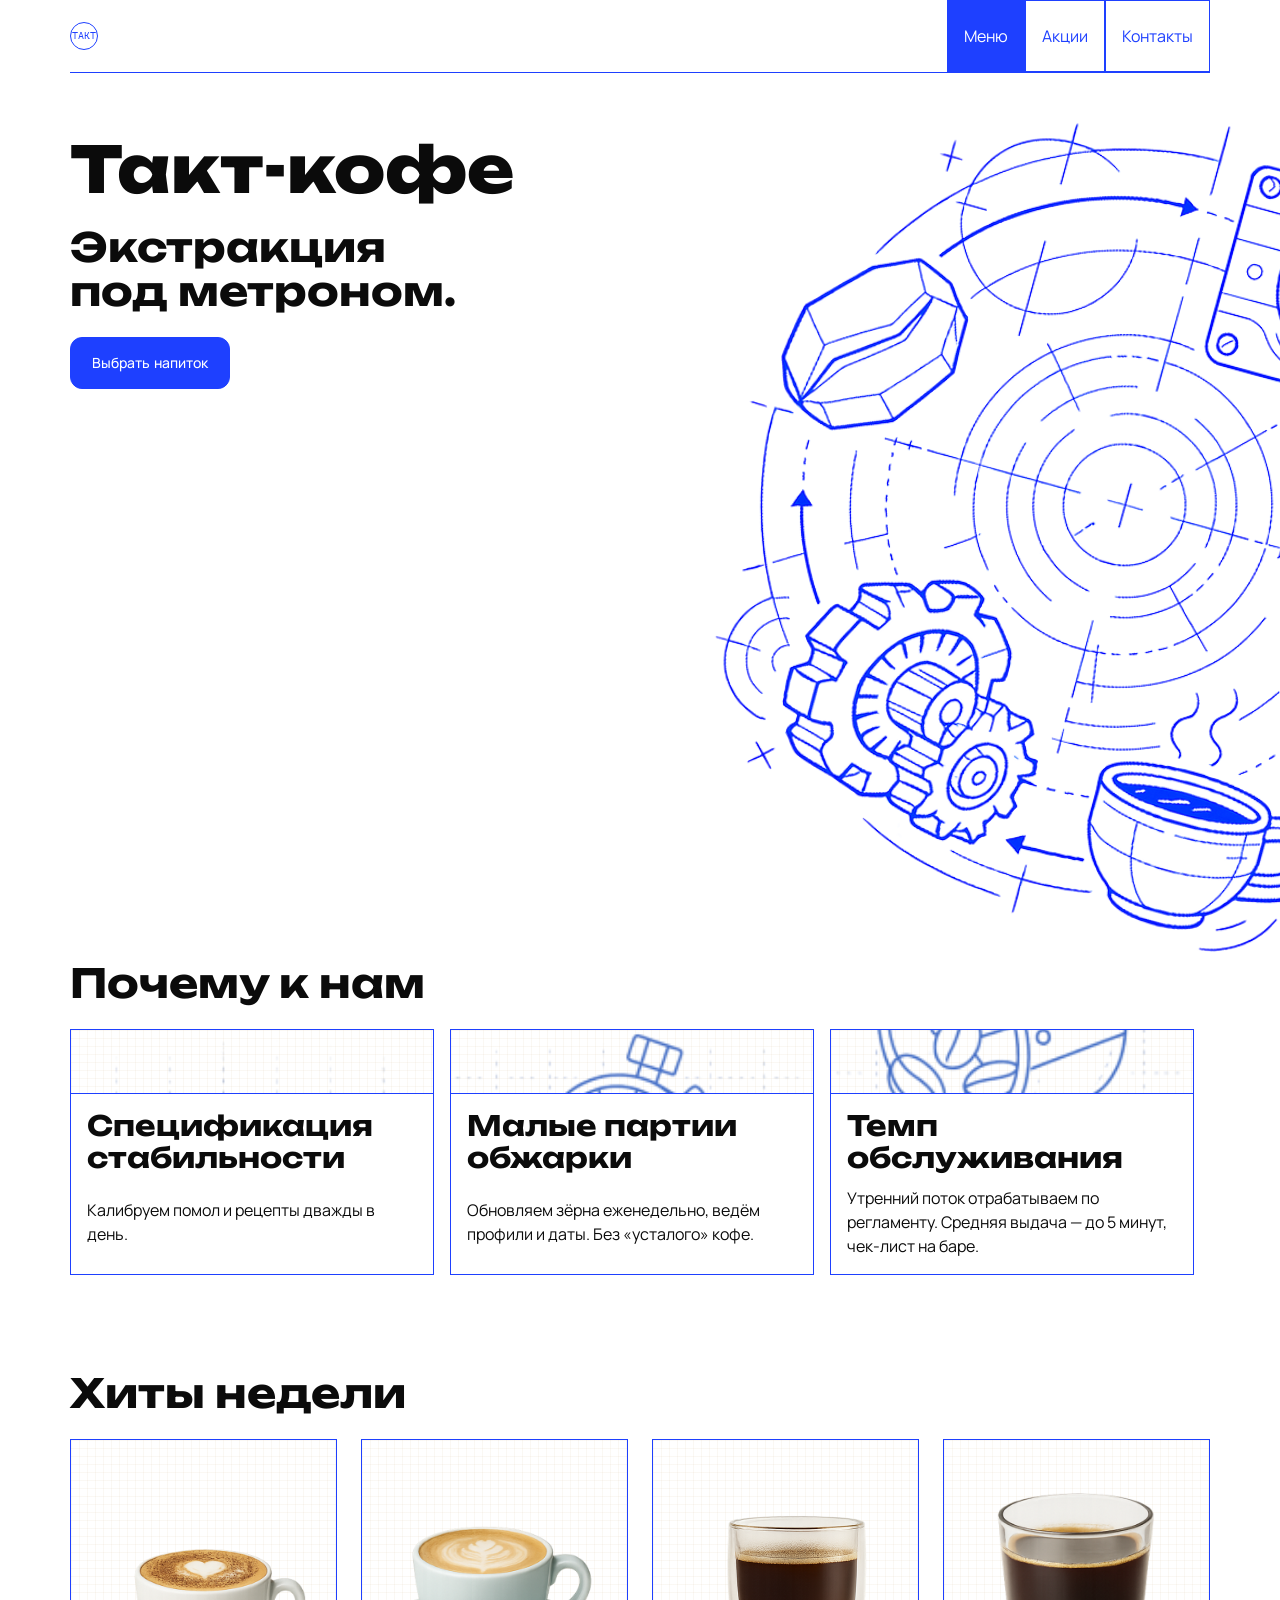
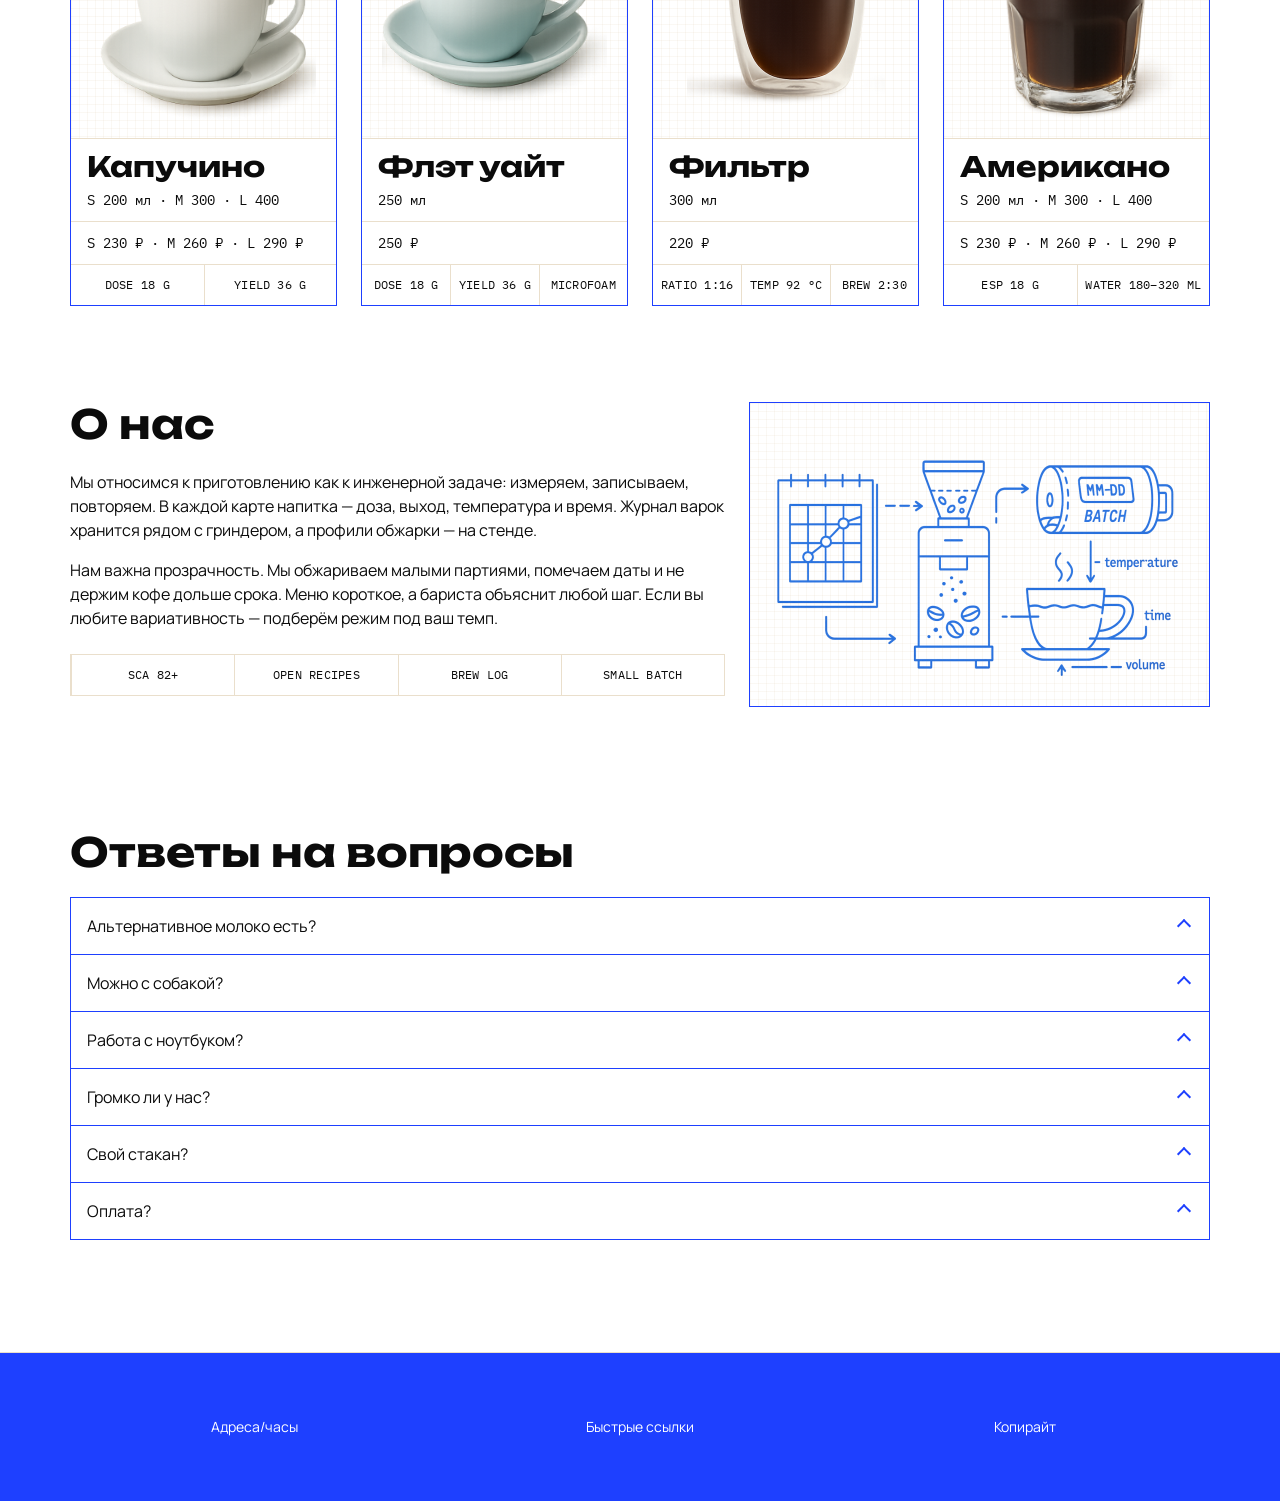
<file: index.html>
<!DOCTYPE html>
<html lang="ru">
<head>
  <meta charset="UTF-8">
  <meta name="viewport" content="width=device-width, initial-scale=1.0">
  <title>Такт-кофе — Главная</title>
  <link rel="stylesheet" href="./css/pages/main.css">
</head>
<body class="page">

<header class="header">
  <div class="header__inner container">
    <a class="header__logo" href="./index.html" aria-label="Такт-кофе — на главную">
      <span class="header__logo-mark">ТАКТ</span>
    </a>
    <nav class="header__nav" aria-label="Основная навигация">
      <ul class="header__list">
        <li><a class="header__link header__link--active" href="./menu.html">Меню</a></li>
        <li><a class="header__link " href="./promotions.html">Акции</a></li>
        <li><a class="header__link " href="./contacts.html">Контакты</a></li>
      </ul>
    </nav>
    <button class="header__toggle" type="button" aria-expanded="false" aria-controls="mobile-menu">
      <span class="visually-hidden">Открыть меню</span>
      <span class="header__toggle-line" aria-hidden="true"></span>
    </button>
  </div>
  <nav class="header__mobile-menu" id="mobile-menu" aria-label="Мобильная навигация">
    <div class="container">
      <ul class="header__mobile-list">
        <li><a class="header__mobile-link header__mobile-link--active" href="./index.html">Главная</a></li>
        <li><a class="header__mobile-link " href="./menu.html">Меню</a></li>
        <li><a class="header__mobile-link " href="./promotions.html">Акции</a></li>
        <li><a class="header__mobile-link " href="./contacts.html">Контакты</a></li>
      </ul>
    </div>
  </nav>
</header>

  <main class="main">
    <div class="container">
      <section class="hero" aria-labelledby="hero-title">
        <div class="hero__content">
          <h1 class="hero__title" id="hero-title">Такт-кофе</h1>
          <p class="hero__subtitle">Экстракция<br>под&nbsp;метроном.</p>
          <a class="button button--primary button--l" href="./menu.html">Выбрать напиток</a>
        </div>
        <div class="hero__image" aria-hidden="true">
          <img src="./assets/home-png/untitled-hero.png" alt="">
        </div>
      </section>

      <section class="section benefits" aria-labelledby="benefits-title">
        <h2 class="section-title" id="benefits-title">Почему к нам</h2>
        <div class="benefits__grid">
          <article class="feature-card">
            <div class="feature-card__media"><img src="./assets/home-png/benefit-1-home.png" alt=""></div>
            <div class="feature-card__body">
              <h3 class="feature-card__title">Спецификация<br>стабильности</h3>
              <p>Калибруем помол и рецепты дважды в день.</p>
            </div>
          </article>
          <article class="feature-card">
            <div class="feature-card__media"><img src="./assets/home-png/benefit-2-home.png" alt=""></div>
            <div class="feature-card__body">
              <h3 class="feature-card__title">Малые партии<br>обжарки</h3>
              <p>Обновляем зёрна еженедельно, ведём профили и даты. Без «усталого» кофе.</p>
            </div>
          </article>
          <article class="feature-card">
            <div class="feature-card__media"><img src="./assets/home-png/benefit-3-home.png" alt=""></div>
            <div class="feature-card__body">
              <h3 class="feature-card__title">Темп<br>обслуживания</h3>
              <p>Утренний поток отрабатываем по регламенту. Средняя выдача — до 5 минут, чек‑лист на баре.</p>
            </div>
          </article>
        </div>
      </section>

      <section class="section hits" aria-labelledby="hits-title">
        <h2 class="section-title" id="hits-title">Хиты недели</h2>
        <div class="hits__grid">

    <article class="product-card  product-card--tags-2">
      <div class="product-card__image-wrap">
        <img class="product-card__image" src="./assets/home-png/cappuccino-home.png" alt="Капучино">
      </div>
      <div class="product-card__content">
        <div class="product-card__body">
          <h3 class="product-card__title">Капучино</h3>
          <p class="product-card__meta">S 200 мл · M 300 · L 400</p>
        </div>
        <p class="product-card__price">S 230 ₽ · M 260 ₽ · L 290 ₽</p>
        <ul class="product-card__tags">
          <li class="product-card__tag">DOSE 18 G</li><li class="product-card__tag">YIELD 36 G</li>
        </ul>
      </div>
    </article>


    <article class="product-card  product-card--tags-3">
      <div class="product-card__image-wrap">
        <img class="product-card__image" src="./assets/home-png/flat-white-home.png" alt="Флэт уайт">
      </div>
      <div class="product-card__content">
        <div class="product-card__body">
          <h3 class="product-card__title">Флэт уайт</h3>
          <p class="product-card__meta">250 мл</p>
        </div>
        <p class="product-card__price">250 ₽</p>
        <ul class="product-card__tags">
          <li class="product-card__tag">DOSE 18 G</li><li class="product-card__tag">YIELD 36 G</li><li class="product-card__tag">MICROFOAM</li>
        </ul>
      </div>
    </article>


    <article class="product-card  product-card--tags-3">
      <div class="product-card__image-wrap">
        <img class="product-card__image" src="./assets/home-png/filter-home.png" alt="Фильтр">
      </div>
      <div class="product-card__content">
        <div class="product-card__body">
          <h3 class="product-card__title">Фильтр</h3>
          <p class="product-card__meta">300 мл</p>
        </div>
        <p class="product-card__price">220 ₽</p>
        <ul class="product-card__tags">
          <li class="product-card__tag">RATIO 1:16</li><li class="product-card__tag">TEMP 92 °C</li><li class="product-card__tag">BREW 2:30</li>
        </ul>
      </div>
    </article>


    <article class="product-card  product-card--tags-2">
      <div class="product-card__image-wrap">
        <img class="product-card__image" src="./assets/home-png/americano-home.png" alt="Американо">
      </div>
      <div class="product-card__content">
        <div class="product-card__body">
          <h3 class="product-card__title">Американо</h3>
          <p class="product-card__meta">S 200 мл · M 300 · L 400</p>
        </div>
        <p class="product-card__price">S 230 ₽ · M 260 ₽ · L 290 ₽</p>
        <ul class="product-card__tags">
          <li class="product-card__tag">ESP 18 G</li><li class="product-card__tag">WATER 180–320 ML</li>
        </ul>
      </div>
    </article>

        </div>
      </section>

      <section class="about" aria-labelledby="about-title">
        <div class="about__content">
          <h2 class="section-title" id="about-title">О нас</h2>
          <div class="about__text">
            <p>Мы относимся к приготовлению как к инженерной задаче: измеряем, записываем, повторяем. В каждой карте напитка — доза, выход, температура и время. Журнал варок хранится рядом с гриндером, а профили обжарки — на стенде.</p>
            <p>Нам важна прозрачность. Мы обжариваем малыми партиями, помечаем даты и не держим кофе дольше срока. Меню короткое, а бариста объяснит любой шаг. Если вы любите вариативность — подберём режим под ваш темп.</p>
          </div>
          <ul class="tag-list" aria-label="Принципы кофейни">
            <li class="tag-list__item">SCA 82+</li>
            <li class="tag-list__item">OPEN RECIPES</li>
            <li class="tag-list__item">BREW LOG</li>
            <li class="tag-list__item">SMALL BATCH</li>
          </ul>
        </div>
        <div class="about__image">
          <img src="./assets/home-png/about-home.png" alt="Иллюстрация процесса приготовления кофе">
        </div>
      </section>

      <section class="faq" aria-labelledby="faq-title">
        <div class="faq__inner">
          <h2 class="section-title" id="faq-title">Ответы на вопросы</h2>
          <div class="accordion">

        <div class="accordion__item">
          <button class="accordion__button" type="button" aria-expanded="false" aria-controls="accordion-panel-0" id="accordion-button-0">
            <span class="accordion__title">Альтернативное молоко есть?</span>
            <span class="accordion__icon" aria-hidden="true"></span>
          </button>
          <div class="accordion__panel" id="accordion-panel-0" role="region" aria-labelledby="accordion-button-0">
            <div class="accordion__panel-inner">
              <p class="accordion__content">Овсяное +30 ₽, кокос/миндаль +40 ₽.</p>
            </div>
          </div>
        </div>


        <div class="accordion__item">
          <button class="accordion__button" type="button" aria-expanded="false" aria-controls="accordion-panel-1" id="accordion-button-1">
            <span class="accordion__title">Можно с собакой?</span>
            <span class="accordion__icon" aria-hidden="true"></span>
          </button>
          <div class="accordion__panel" id="accordion-panel-1" role="region" aria-labelledby="accordion-button-1">
            <div class="accordion__panel-inner">
              <p class="accordion__content">Да, вода и миска у стойки.</p>
            </div>
          </div>
        </div>


        <div class="accordion__item">
          <button class="accordion__button" type="button" aria-expanded="false" aria-controls="accordion-panel-2" id="accordion-button-2">
            <span class="accordion__title">Работа с ноутбуком?</span>
            <span class="accordion__icon" aria-hidden="true"></span>
          </button>
          <div class="accordion__panel" id="accordion-panel-2" role="region" aria-labelledby="accordion-button-2">
            <div class="accordion__panel-inner">
              <p class="accordion__content">Да, розетки у стены, Wi‑Fi открыт.</p>
            </div>
          </div>
        </div>


        <div class="accordion__item">
          <button class="accordion__button" type="button" aria-expanded="false" aria-controls="accordion-panel-3" id="accordion-button-3">
            <span class="accordion__title">Громко ли у нас?</span>
            <span class="accordion__icon" aria-hidden="true"></span>
          </button>
          <div class="accordion__panel" id="accordion-panel-3" role="region" aria-labelledby="accordion-button-3">
            <div class="accordion__panel-inner">
              <p class="accordion__content">С 8:00 до 11:00 тише, после — город в темпе.</p>
            </div>
          </div>
        </div>


        <div class="accordion__item">
          <button class="accordion__button" type="button" aria-expanded="false" aria-controls="accordion-panel-4" id="accordion-button-4">
            <span class="accordion__title">Свой стакан?</span>
            <span class="accordion__icon" aria-hidden="true"></span>
          </button>
          <div class="accordion__panel" id="accordion-panel-4" role="region" aria-labelledby="accordion-button-4">
            <div class="accordion__panel-inner">
              <p class="accordion__content">−10 ₽ и спасибо планете.</p>
            </div>
          </div>
        </div>


        <div class="accordion__item">
          <button class="accordion__button" type="button" aria-expanded="false" aria-controls="accordion-panel-5" id="accordion-button-5">
            <span class="accordion__title">Оплата?</span>
            <span class="accordion__icon" aria-hidden="true"></span>
          </button>
          <div class="accordion__panel" id="accordion-panel-5" role="region" aria-labelledby="accordion-button-5">
            <div class="accordion__panel-inner">
              <p class="accordion__content">Карта/QR/наличные.</p>
            </div>
          </div>
        </div>

</div>
        </div>
      </section>
    </div>
  </main>

<footer class="footer">
  <div class="footer__inner container">
    <div class="footer__item">Адреса/часы</div>
    <div class="footer__item">Быстрые ссылки</div>
    <div class="footer__item">Копирайт</div>
  </div>
</footer>

  <script src="./js/header.js"></script>
  <script src="./js/accordion.js"></script>
</body>
</html>
</file>
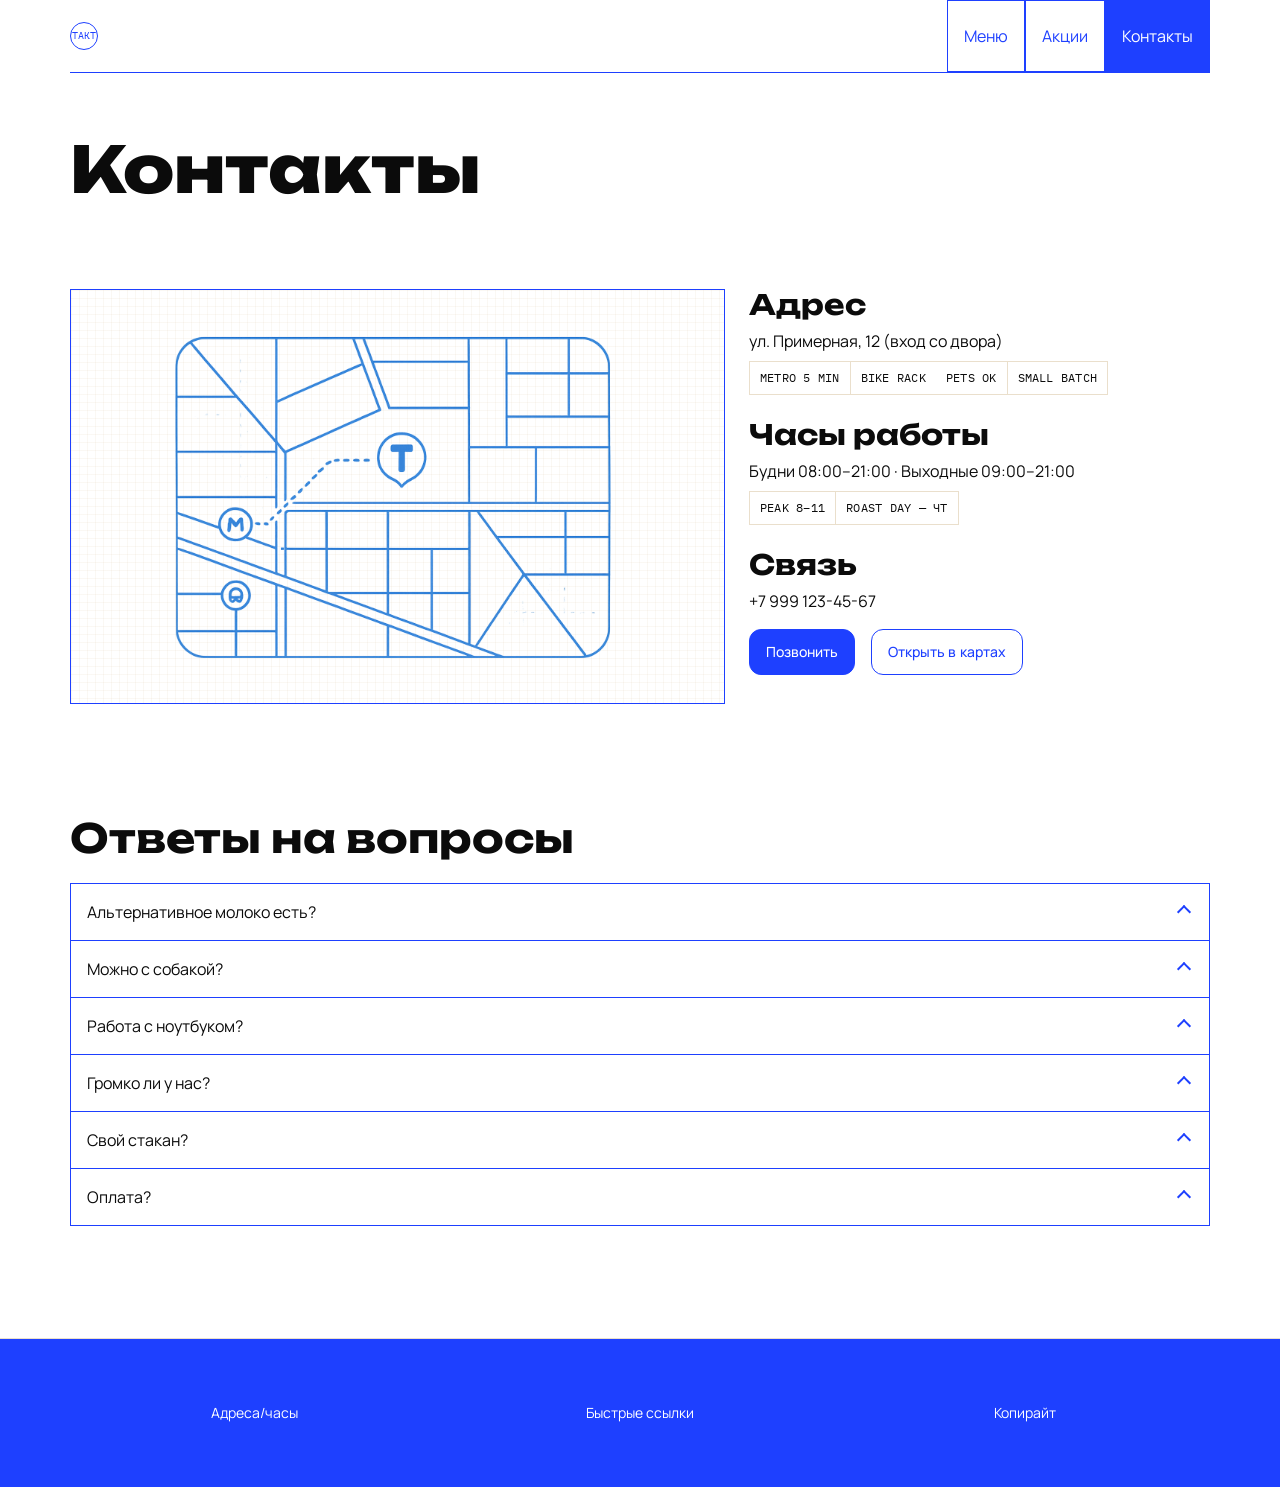
<file: contacts.html>
<!DOCTYPE html>
<html lang="ru">
<head>
  <meta charset="UTF-8">
  <meta name="viewport" content="width=device-width, initial-scale=1.0">
  <title>Такт-кофе — Контакты</title>
  <link rel="stylesheet" href="./css/pages/contacts.css">
</head>
<body class="page">

<header class="header">
  <div class="header__inner container">
    <a class="header__logo" href="./index.html" aria-label="Такт-кофе — на главную">
      <span class="header__logo-mark">ТАКТ</span>
    </a>
    <nav class="header__nav" aria-label="Основная навигация">
      <ul class="header__list">
        <li><a class="header__link " href="./menu.html">Меню</a></li>
        <li><a class="header__link " href="./promotions.html">Акции</a></li>
        <li><a class="header__link header__link--active" href="./contacts.html">Контакты</a></li>
      </ul>
    </nav>
    <button class="header__toggle" type="button" aria-expanded="false" aria-controls="mobile-menu">
      <span class="visually-hidden">Открыть меню</span>
      <span class="header__toggle-line" aria-hidden="true"></span>
    </button>
  </div>
  <nav class="header__mobile-menu" id="mobile-menu" aria-label="Мобильная навигация">
    <div class="container">
      <ul class="header__mobile-list">
        <li><a class="header__mobile-link " href="./index.html">Главная</a></li>
        <li><a class="header__mobile-link " href="./menu.html">Меню</a></li>
        <li><a class="header__mobile-link " href="./promotions.html">Акции</a></li>
        <li><a class="header__mobile-link header__mobile-link--active" href="./contacts.html">Контакты</a></li>
      </ul>
    </div>
  </nav>
</header>

  <main class="main">
    <div class="container">
      <section class="page-hero"><h1 class="page-title">Контакты</h1></section>
      <section class="contact-info" aria-label="Контактная информация">
        <div class="contact-info__map"><img src="./assets/map-placeholder.svg" alt="Схема расположения кофейни"></div>
        <div class="contact-info__content">
          <section class="contact-block">
            <h2 class="contact-block__title">Адрес</h2>
            <p>ул. Примерная, 12 (вход со двора)</p>
            <ul class="tag-list">
              <li class="tag-list__item">METRO 5 MIN</li>
              <li class="tag-list__item">BIKE RACK</li>
              <li class="tag-list__item">PETS OK</li>
              <li class="tag-list__item">SMALL BATCH</li>
            </ul>
          </section>
          <section class="contact-block">
            <h2 class="contact-block__title">Часы работы</h2>
            <p>Будни 08:00–21:00 · Выходные 09:00–21:00</p>
            <ul class="tag-list">
              <li class="tag-list__item">PEAK 8–11</li>
              <li class="tag-list__item">ROAST DAY — ЧТ</li>
            </ul>
          </section>
          <section class="contact-block">
            <h2 class="contact-block__title">Связь</h2>
            <p><a href="tel:+79991234567">+7 999 123-45-67</a></p>
            <div class="contact-info__actions">
              <a class="button button--primary button--m" href="tel:+79991234567">Позвонить</a>
              <a class="button button--secondary button--m" href="https://yandex.ru/maps/?text=Skuratov%20Coffee%20%D0%9D%D0%B8%D0%B6%D0%BD%D1%8F%D1%8F%20%D0%9A%D1%80%D0%B0%D1%81%D0%BD%D0%BE%D1%81%D0%B5%D0%BB%D1%8C%D1%81%D0%BA%D0%B0%D1%8F%2035%D1%813%2C%20%D0%9C%D0%BE%D1%81%D0%BA%D0%B2%D0%B0" target="_blank" rel="noopener noreferrer">Открыть в картах</a>
            </div>
          </section>
        </div>
      </section>
      <section class="faq">
        <h2 class="section-title">Ответы на вопросы</h2>
        <div class="accordion">

        <div class="accordion__item">
          <button class="accordion__button" type="button" aria-expanded="false" aria-controls="accordion-panel-0" id="accordion-button-0">
            <span class="accordion__title">Альтернативное молоко есть?</span>
            <span class="accordion__icon" aria-hidden="true"></span>
          </button>
          <div class="accordion__panel" id="accordion-panel-0" role="region" aria-labelledby="accordion-button-0">
            <div class="accordion__panel-inner">
              <p class="accordion__content">Овсяное +30 ₽, кокос/миндаль +40 ₽.</p>
            </div>
          </div>
        </div>


        <div class="accordion__item">
          <button class="accordion__button" type="button" aria-expanded="false" aria-controls="accordion-panel-1" id="accordion-button-1">
            <span class="accordion__title">Можно с собакой?</span>
            <span class="accordion__icon" aria-hidden="true"></span>
          </button>
          <div class="accordion__panel" id="accordion-panel-1" role="region" aria-labelledby="accordion-button-1">
            <div class="accordion__panel-inner">
              <p class="accordion__content">Да, вода и миска у стойки.</p>
            </div>
          </div>
        </div>


        <div class="accordion__item">
          <button class="accordion__button" type="button" aria-expanded="false" aria-controls="accordion-panel-2" id="accordion-button-2">
            <span class="accordion__title">Работа с ноутбуком?</span>
            <span class="accordion__icon" aria-hidden="true"></span>
          </button>
          <div class="accordion__panel" id="accordion-panel-2" role="region" aria-labelledby="accordion-button-2">
            <div class="accordion__panel-inner">
              <p class="accordion__content">Да, розетки у стены, Wi‑Fi открыт.</p>
            </div>
          </div>
        </div>


        <div class="accordion__item">
          <button class="accordion__button" type="button" aria-expanded="false" aria-controls="accordion-panel-3" id="accordion-button-3">
            <span class="accordion__title">Громко ли у нас?</span>
            <span class="accordion__icon" aria-hidden="true"></span>
          </button>
          <div class="accordion__panel" id="accordion-panel-3" role="region" aria-labelledby="accordion-button-3">
            <div class="accordion__panel-inner">
              <p class="accordion__content">С 8:00 до 11:00 тише, после — город в темпе.</p>
            </div>
          </div>
        </div>


        <div class="accordion__item">
          <button class="accordion__button" type="button" aria-expanded="false" aria-controls="accordion-panel-4" id="accordion-button-4">
            <span class="accordion__title">Свой стакан?</span>
            <span class="accordion__icon" aria-hidden="true"></span>
          </button>
          <div class="accordion__panel" id="accordion-panel-4" role="region" aria-labelledby="accordion-button-4">
            <div class="accordion__panel-inner">
              <p class="accordion__content">−10 ₽ и спасибо планете.</p>
            </div>
          </div>
        </div>


        <div class="accordion__item">
          <button class="accordion__button" type="button" aria-expanded="false" aria-controls="accordion-panel-5" id="accordion-button-5">
            <span class="accordion__title">Оплата?</span>
            <span class="accordion__icon" aria-hidden="true"></span>
          </button>
          <div class="accordion__panel" id="accordion-panel-5" role="region" aria-labelledby="accordion-button-5">
            <div class="accordion__panel-inner">
              <p class="accordion__content">Карта/QR/наличные.</p>
            </div>
          </div>
        </div>

</div>
      </section>
    </div>
  </main>

<footer class="footer">
  <div class="footer__inner container">
    <div class="footer__item">Адреса/часы</div>
    <div class="footer__item">Быстрые ссылки</div>
    <div class="footer__item">Копирайт</div>
  </div>
</footer>

  <script src="./js/header.js"></script>
  <script src="./js/accordion.js"></script>
</body>
</html>
</file>
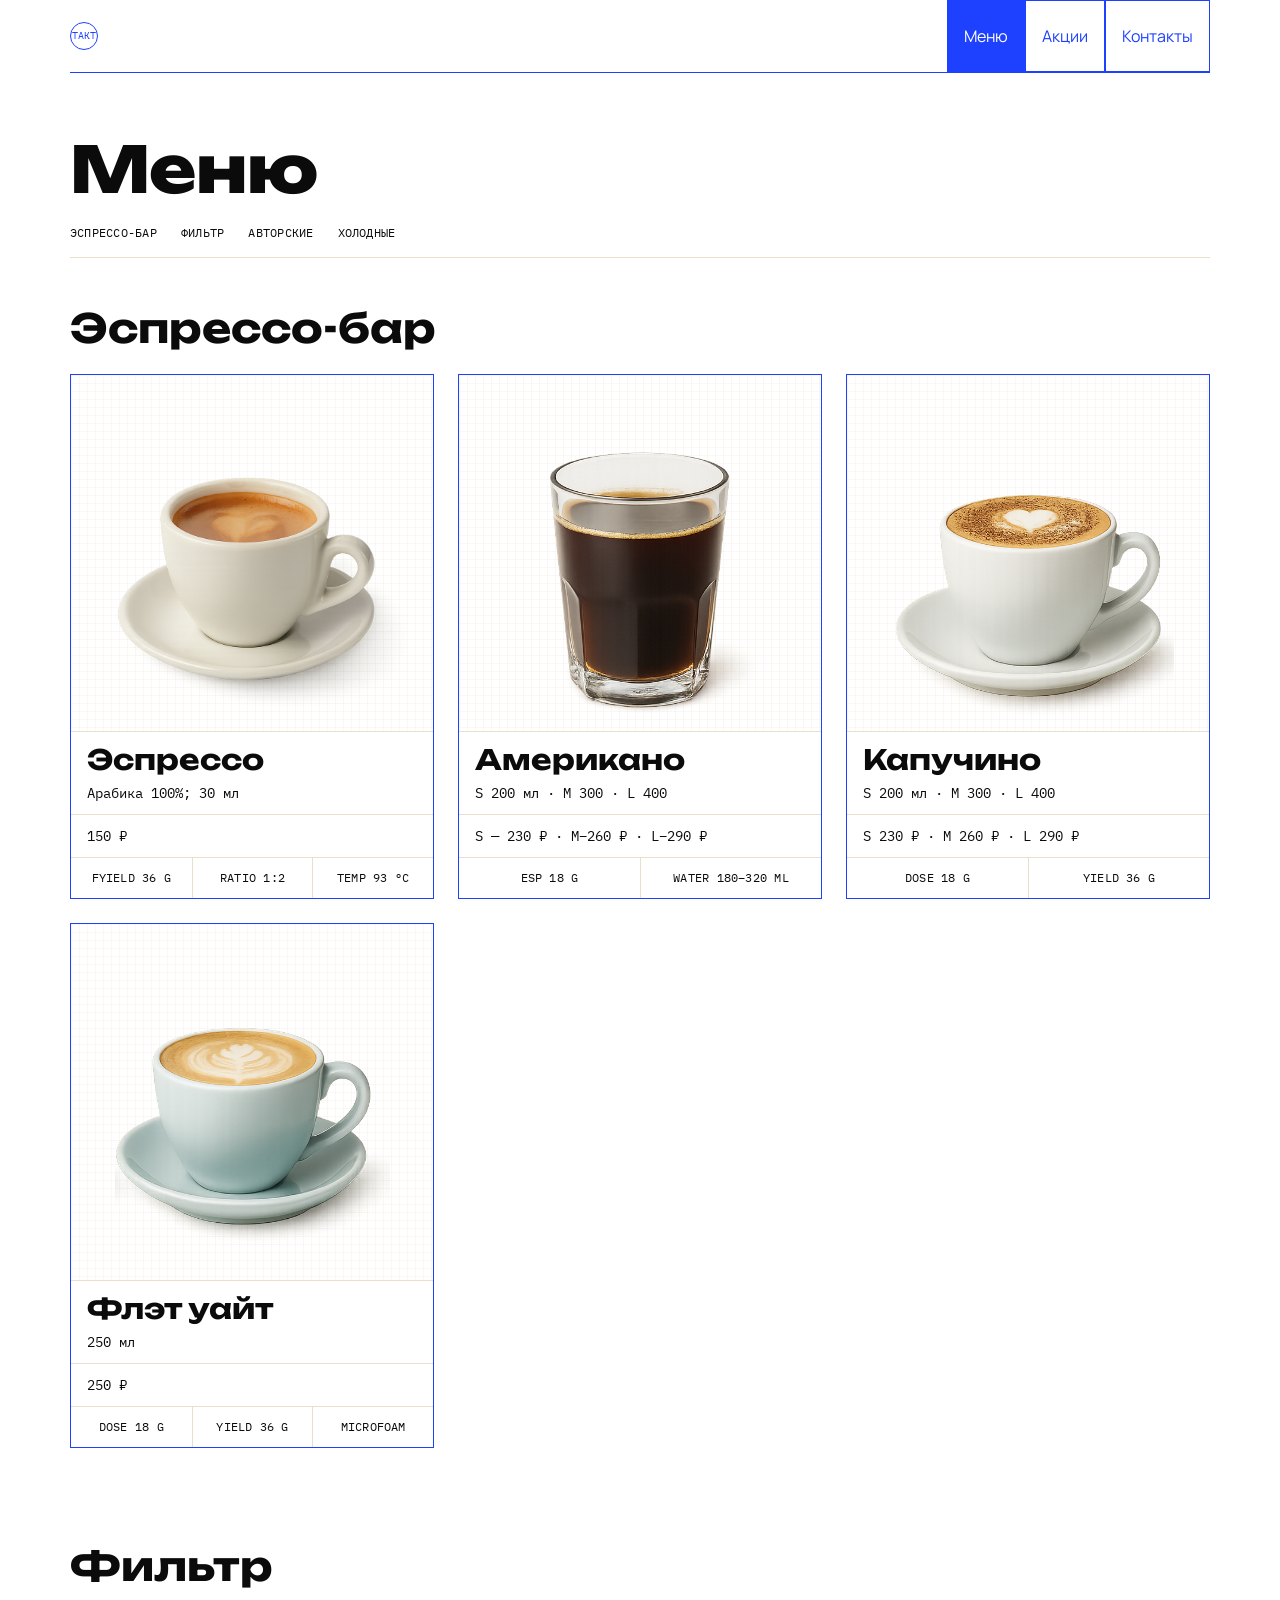
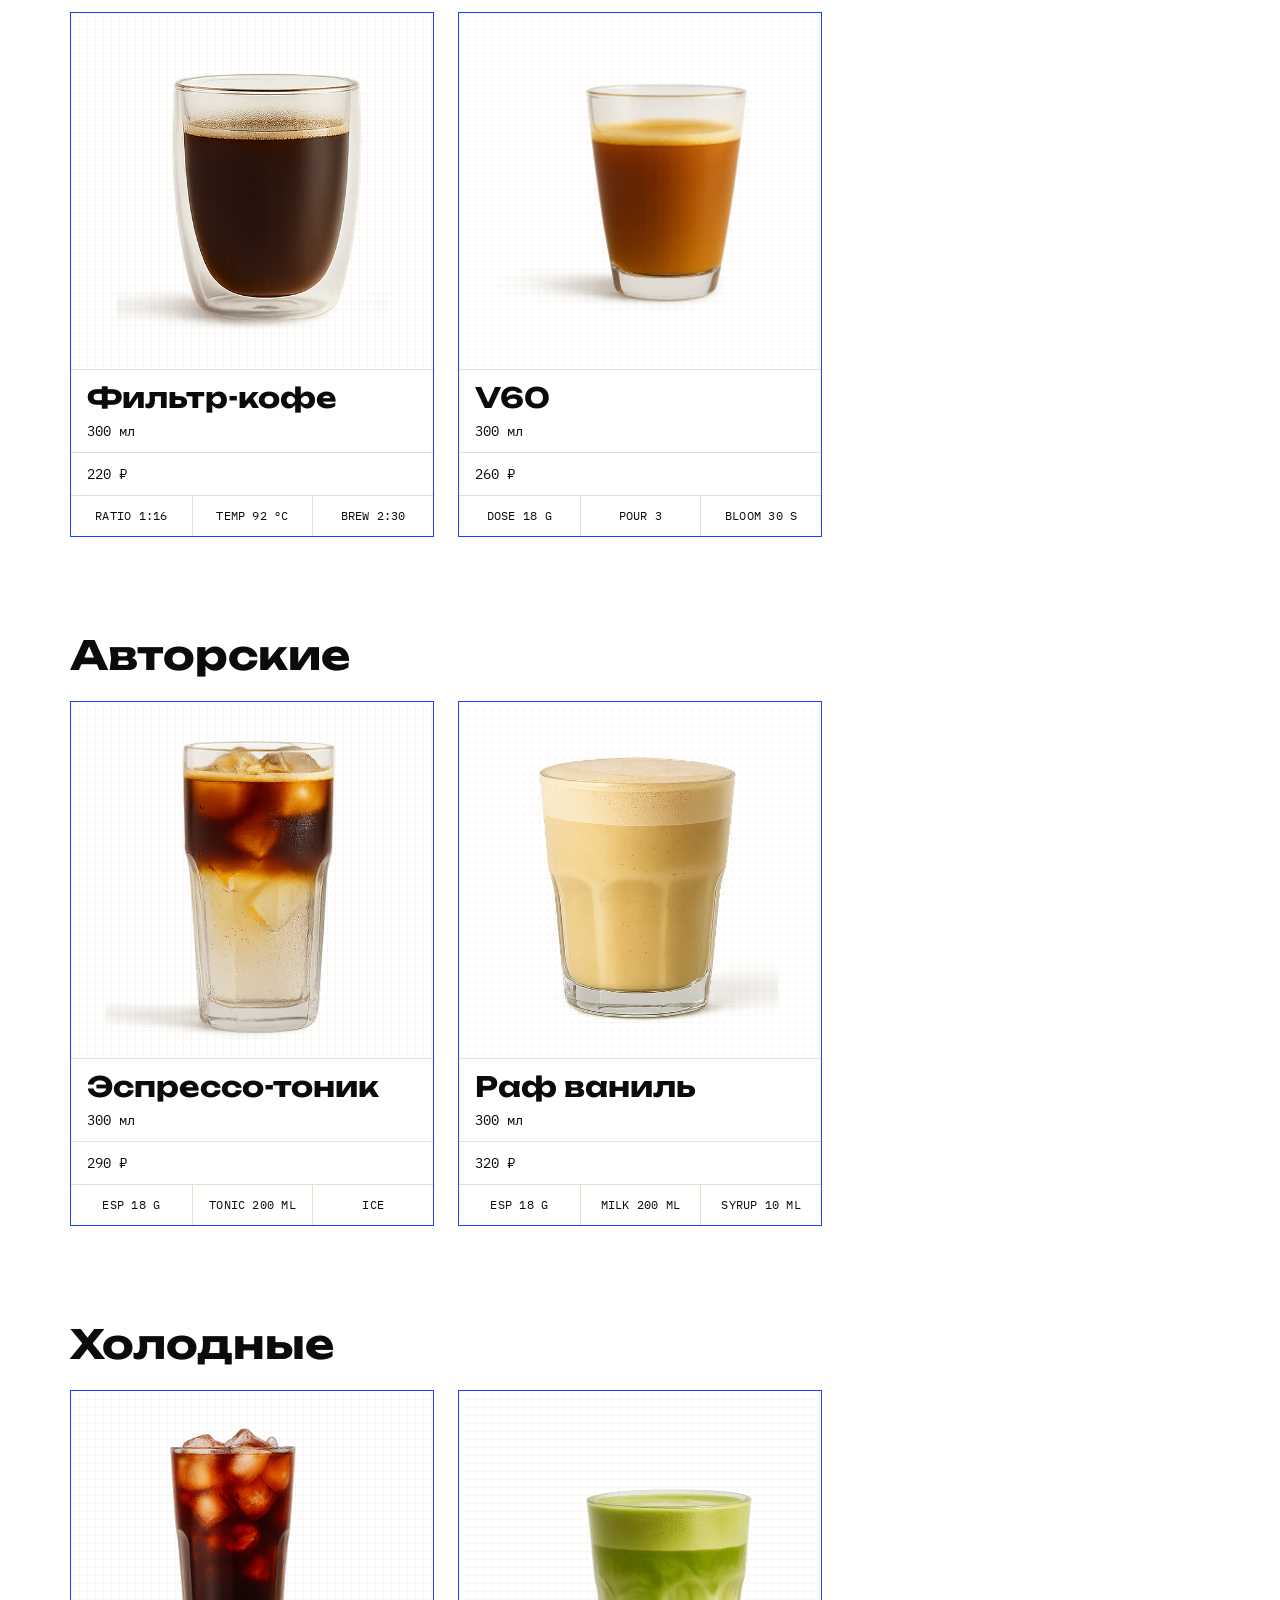
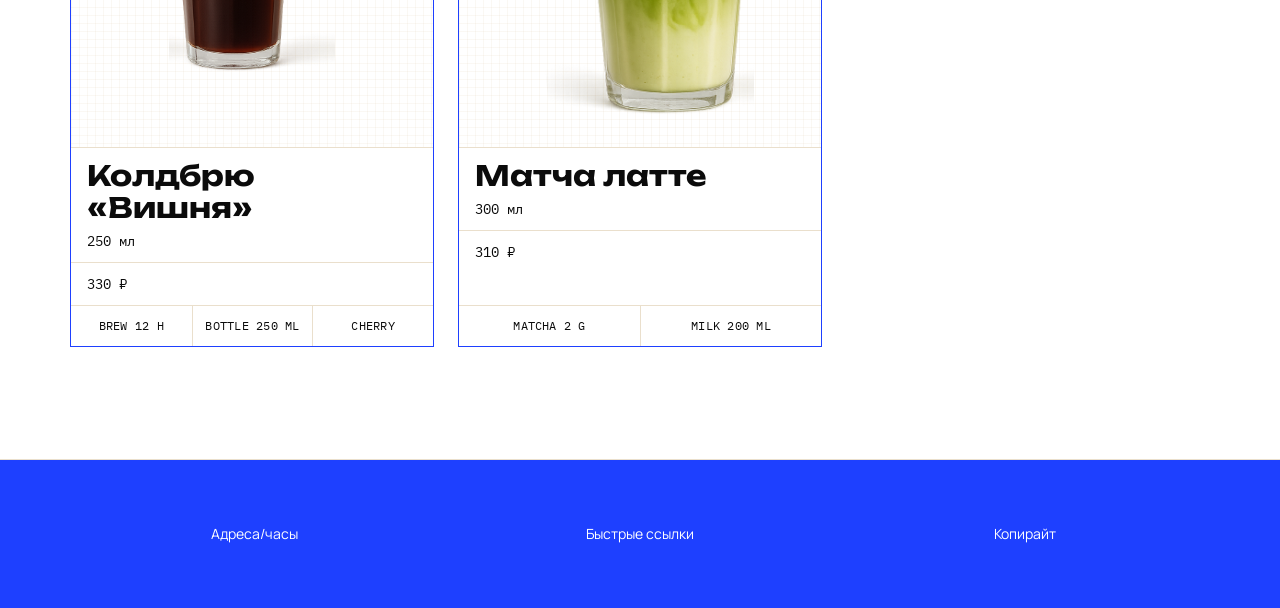
<file: menu.html>
<!DOCTYPE html>
<html lang="ru">
<head>
  <meta charset="UTF-8">
  <meta name="viewport" content="width=device-width, initial-scale=1.0">
  <title>Такт-кофе — Меню</title>
  <link rel="stylesheet" href="./css/pages/menu.css">
</head>
<body class="page">

<header class="header">
  <div class="header__inner container">
    <a class="header__logo" href="./index.html" aria-label="Такт-кофе — на главную">
      <span class="header__logo-mark">ТАКТ</span>
    </a>
    <nav class="header__nav" aria-label="Основная навигация">
      <ul class="header__list">
        <li><a class="header__link header__link--active" href="./menu.html">Меню</a></li>
        <li><a class="header__link " href="./promotions.html">Акции</a></li>
        <li><a class="header__link " href="./contacts.html">Контакты</a></li>
      </ul>
    </nav>
    <button class="header__toggle" type="button" aria-expanded="false" aria-controls="mobile-menu">
      <span class="visually-hidden">Открыть меню</span>
      <span class="header__toggle-line" aria-hidden="true"></span>
    </button>
  </div>
  <nav class="header__mobile-menu" id="mobile-menu" aria-label="Мобильная навигация">
    <div class="container">
      <ul class="header__mobile-list">
        <li><a class="header__mobile-link " href="./index.html">Главная</a></li>
        <li><a class="header__mobile-link header__mobile-link--active" href="./menu.html">Меню</a></li>
        <li><a class="header__mobile-link " href="./promotions.html">Акции</a></li>
        <li><a class="header__mobile-link " href="./contacts.html">Контакты</a></li>
      </ul>
    </div>
  </nav>
</header>

  <main class="main">
    <div class="container">
      <section class="page-hero"><h1 class="page-title">Меню</h1></section>
      <div class="menu-filters" aria-label="Фильтры меню">
        <span class="menu-filters__item">Кофе</span>
        <span class="menu-filters__item">Без кофеина</span>
        <span class="menu-filters__item">Чай/Матча</span>
        <span class="menu-filters__item">× Сбросить</span>
      </div>
      <nav class="menu-nav" aria-label="Категории меню">
        <a class="menu-nav__link" href="#espresso-bar">Эспрессо-бар</a>
        <a class="menu-nav__link" href="#filter">Фильтр</a>
        <a class="menu-nav__link" href="#signature">Авторские</a>
        <a class="menu-nav__link" href="#cold">Холодные</a>
      </nav>
      <section class="menu-section" id="espresso-bar">
        <h2 class="section-title">Эспрессо-бар</h2>
        <div class="menu-grid">

    <article class="product-card product-card--menu product-card--tags-3">
      <div class="product-card__image-wrap">
        <img class="product-card__image" src="./assets/drinks/espresso.svg" alt="Эспрессо">
      </div>
      <div class="product-card__content">
        <div class="product-card__body">
          <h3 class="product-card__title">Эспрессо</h3>
          <p class="product-card__meta">Арабика 100%; 30 мл</p>
        </div>
        <p class="product-card__price">150 ₽</p>
        <ul class="product-card__tags">
          <li class="product-card__tag">FYIELD 36 G</li><li class="product-card__tag">RATIO 1:2</li><li class="product-card__tag">TEMP 93 °C</li>
        </ul>
      </div>
    </article>


    <article class="product-card product-card--menu product-card--tags-2">
      <div class="product-card__image-wrap">
        <img class="product-card__image" src="./assets/drinks/americano.svg" alt="Американо">
      </div>
      <div class="product-card__content">
        <div class="product-card__body">
          <h3 class="product-card__title">Американо</h3>
          <p class="product-card__meta">S 200 мл · M 300 · L 400</p>
        </div>
        <p class="product-card__price">S — 230 ₽ · M–260 ₽ · L–290 ₽</p>
        <ul class="product-card__tags">
          <li class="product-card__tag">ESP 18 G</li><li class="product-card__tag">WATER 180–320 ML</li>
        </ul>
      </div>
    </article>


    <article class="product-card product-card--menu product-card--tags-2">
      <div class="product-card__image-wrap">
        <img class="product-card__image" src="./assets/drinks/cappuccino.svg" alt="Капучино">
      </div>
      <div class="product-card__content">
        <div class="product-card__body">
          <h3 class="product-card__title">Капучино</h3>
          <p class="product-card__meta">S 200 мл · M 300 · L 400</p>
        </div>
        <p class="product-card__price">S 230 ₽ · M 260 ₽ · L 290 ₽</p>
        <ul class="product-card__tags">
          <li class="product-card__tag">DOSE 18 G</li><li class="product-card__tag">YIELD 36 G</li>
        </ul>
      </div>
    </article>


    <article class="product-card product-card--menu product-card--tags-3">
      <div class="product-card__image-wrap">
        <img class="product-card__image" src="./assets/drinks/flat-white.svg" alt="Флэт уайт">
      </div>
      <div class="product-card__content">
        <div class="product-card__body">
          <h3 class="product-card__title">Флэт уайт</h3>
          <p class="product-card__meta">250 мл</p>
        </div>
        <p class="product-card__price">250 ₽</p>
        <ul class="product-card__tags">
          <li class="product-card__tag">DOSE 18 G</li><li class="product-card__tag">YIELD 36 G</li><li class="product-card__tag">MICROFOAM</li>
        </ul>
      </div>
    </article>

        </div>
      </section>
      <section class="menu-section" id="filter">
        <h2 class="section-title">Фильтр</h2>
        <div class="menu-grid">

    <article class="product-card product-card--menu product-card--tags-3">
      <div class="product-card__image-wrap">
        <img class="product-card__image" src="./assets/drinks/filter-coffee.svg" alt="Фильтр-кофе">
      </div>
      <div class="product-card__content">
        <div class="product-card__body">
          <h3 class="product-card__title">Фильтр-кофе</h3>
          <p class="product-card__meta">300 мл</p>
        </div>
        <p class="product-card__price">220 ₽</p>
        <ul class="product-card__tags">
          <li class="product-card__tag">RATIO 1:16</li><li class="product-card__tag">TEMP 92 °C</li><li class="product-card__tag">BREW 2:30</li>
        </ul>
      </div>
    </article>


    <article class="product-card product-card--menu product-card--tags-3">
      <div class="product-card__image-wrap">
        <img class="product-card__image" src="./assets/drinks/v60.svg" alt="V60">
      </div>
      <div class="product-card__content">
        <div class="product-card__body">
          <h3 class="product-card__title">V60</h3>
          <p class="product-card__meta">300 мл</p>
        </div>
        <p class="product-card__price">260 ₽</p>
        <ul class="product-card__tags">
          <li class="product-card__tag">DOSE 18 G</li><li class="product-card__tag">POUR 3</li><li class="product-card__tag">BLOOM 30 S</li>
        </ul>
      </div>
    </article>

        </div>
      </section>
      <section class="menu-section" id="signature">
        <h2 class="section-title">Авторские</h2>
        <div class="menu-grid">

    <article class="product-card product-card--menu product-card--tags-3">
      <div class="product-card__image-wrap">
        <img class="product-card__image" src="./assets/drinks/espresso-tonic.svg" alt="Эспрессо-тоник">
      </div>
      <div class="product-card__content">
        <div class="product-card__body">
          <h3 class="product-card__title">Эспрессо-тоник</h3>
          <p class="product-card__meta">300 мл</p>
        </div>
        <p class="product-card__price">290 ₽</p>
        <ul class="product-card__tags">
          <li class="product-card__tag">ESP 18 G</li><li class="product-card__tag">TONIC 200 ML</li><li class="product-card__tag">ICE</li>
        </ul>
      </div>
    </article>


    <article class="product-card product-card--menu product-card--tags-3">
      <div class="product-card__image-wrap">
        <img class="product-card__image" src="./assets/drinks/raf-vanilla.svg" alt="Раф ваниль">
      </div>
      <div class="product-card__content">
        <div class="product-card__body">
          <h3 class="product-card__title">Раф ваниль</h3>
          <p class="product-card__meta">300 мл</p>
        </div>
        <p class="product-card__price">320 ₽</p>
        <ul class="product-card__tags">
          <li class="product-card__tag">ESP 18 G</li><li class="product-card__tag">MILK 200 ML</li><li class="product-card__tag">SYRUP 10 ML</li>
        </ul>
      </div>
    </article>

        </div>
      </section>
      <section class="menu-section" id="cold">
        <h2 class="section-title">Холодные</h2>
        <div class="menu-grid">

    <article class="product-card product-card--menu product-card--tags-3">
      <div class="product-card__image-wrap">
        <img class="product-card__image" src="./assets/drinks/coldbrew-cherry.svg" alt="Колдбрю «Вишня»">
      </div>
      <div class="product-card__content">
        <div class="product-card__body">
          <h3 class="product-card__title">Колдбрю «Вишня»</h3>
          <p class="product-card__meta">250 мл</p>
        </div>
        <p class="product-card__price">330 ₽</p>
        <ul class="product-card__tags">
          <li class="product-card__tag">BREW 12 H</li><li class="product-card__tag">BOTTLE 250 ML</li><li class="product-card__tag">CHERRY</li>
        </ul>
      </div>
    </article>


    <article class="product-card product-card--menu product-card--tags-2">
      <div class="product-card__image-wrap">
        <img class="product-card__image" src="./assets/drinks/matcha-latte.svg" alt="Матча латте">
      </div>
      <div class="product-card__content">
        <div class="product-card__body">
          <h3 class="product-card__title">Матча латте</h3>
          <p class="product-card__meta">300 мл</p>
        </div>
        <p class="product-card__price">310 ₽</p>
        <ul class="product-card__tags">
          <li class="product-card__tag">MATCHA 2 G</li><li class="product-card__tag">MILK 200 ML</li>
        </ul>
      </div>
    </article>

        </div>
      </section>
    </div>
  </main>

<footer class="footer">
  <div class="footer__inner container">
    <div class="footer__item">Адреса/часы</div>
    <div class="footer__item">Быстрые ссылки</div>
    <div class="footer__item">Копирайт</div>
  </div>
</footer>

  <script src="./js/header.js"></script>
</body>
</html>
</file>
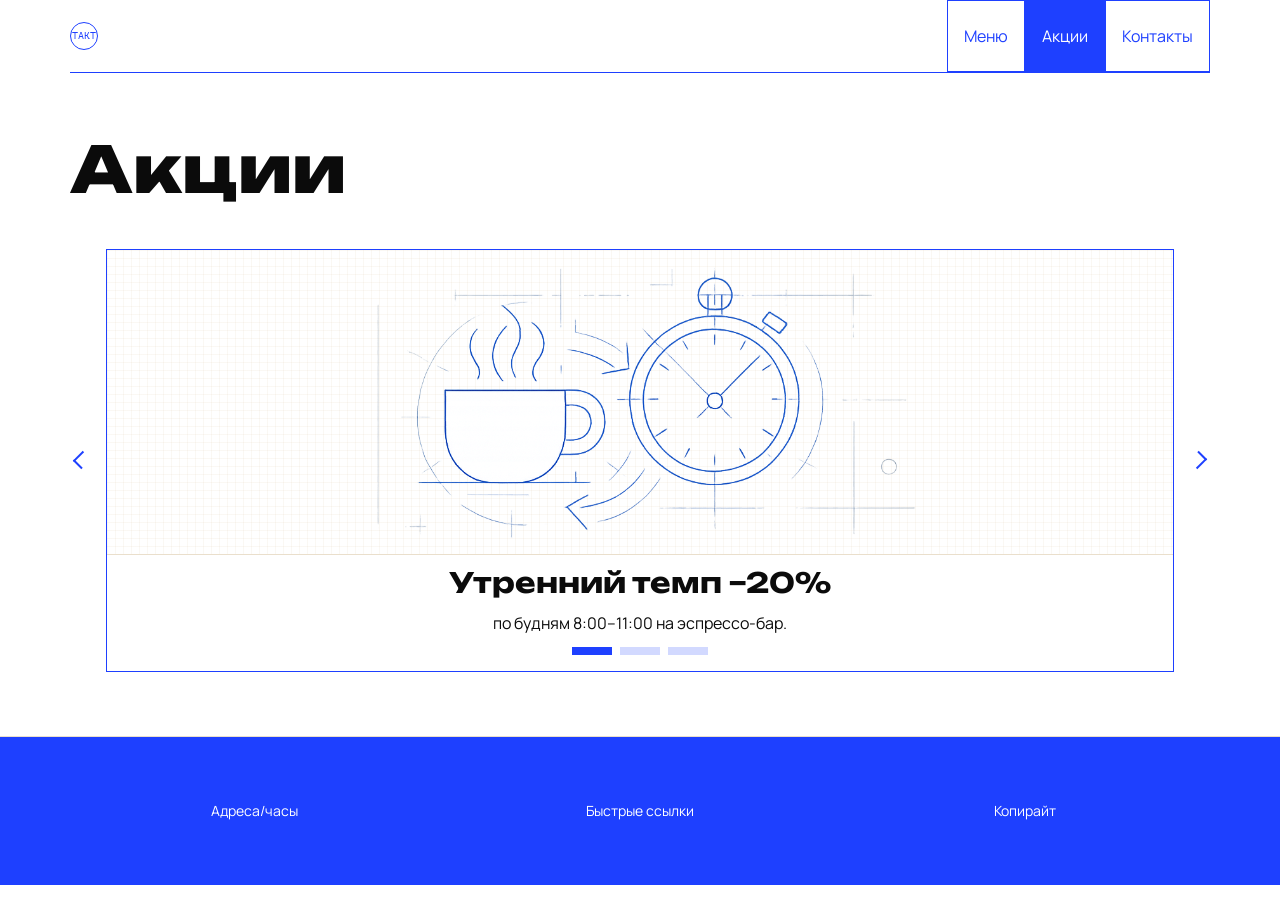
<file: promotions.html>
<!DOCTYPE html>
<html lang="ru">
<head>
  <meta charset="UTF-8">
  <meta name="viewport" content="width=device-width, initial-scale=1.0">
  <title>Такт-кофе — Акции</title>
  <link rel="stylesheet" href="./css/pages/promotions.css">
</head>
<body class="page">

<header class="header">
  <div class="header__inner container">
    <a class="header__logo" href="./index.html" aria-label="Такт-кофе — на главную">
      <span class="header__logo-mark">ТАКТ</span>
    </a>
    <nav class="header__nav" aria-label="Основная навигация">
      <ul class="header__list">
        <li><a class="header__link " href="./menu.html">Меню</a></li>
        <li><a class="header__link header__link--active" href="./promotions.html">Акции</a></li>
        <li><a class="header__link " href="./contacts.html">Контакты</a></li>
      </ul>
    </nav>
    <button class="header__toggle" type="button" aria-expanded="false" aria-controls="mobile-menu">
      <span class="visually-hidden">Открыть меню</span>
      <span class="header__toggle-line" aria-hidden="true"></span>
    </button>
  </div>
  <nav class="header__mobile-menu" id="mobile-menu" aria-label="Мобильная навигация">
    <div class="container">
      <ul class="header__mobile-list">
        <li><a class="header__mobile-link " href="./index.html">Главная</a></li>
        <li><a class="header__mobile-link " href="./menu.html">Меню</a></li>
        <li><a class="header__mobile-link header__mobile-link--active" href="./promotions.html">Акции</a></li>
        <li><a class="header__mobile-link " href="./contacts.html">Контакты</a></li>
      </ul>
    </div>
  </nav>
</header>

  <main class="main">
    <div class="container promotions">
      <section class="page-hero"><h1 class="page-title">Акции</h1></section>
      <section aria-label="Акции кофейни">
        <div class="carousel">
          <button class="carousel__arrow carousel__arrow--prev" type="button" aria-label="Предыдущий слайд"></button>
          <div class="carousel__viewport">
            <div class="carousel__track">
              <article class="carousel__slide is-active">
                <div class="carousel__media"><img src="./assets/promo-1.svg" alt="Утренний темп — скидка 20 процентов"></div>
                <div class="carousel__body">
                  <h2 class="carousel__title">Утренний темп −20%</h2>
                  <p class="carousel__text">по будням 8:00–11:00 на эспрессо-бар.</p>
                  <div class="carousel__pagination">
                    <button class="carousel__bullet" type="button" aria-label="Слайд 1"></button>
                    <button class="carousel__bullet is-active" type="button" aria-label="Слайд 2"></button>
                    <button class="carousel__bullet" type="button" aria-label="Слайд 3"></button>
                  </div>
                </div>
              </article>
              <article class="carousel__slide">
                <div class="carousel__media"><img src="./assets/promo-2.svg" alt="Колдбрю Вишня два по цене одного"></div>
                <div class="carousel__body">
                  <h2 class="carousel__title">Колдбрю «Вишня» 2‑за‑1</h2>
                  <p class="carousel__text">по пятницам, до 17:00.</p>
                  <div class="carousel__pagination">
                    <button class="carousel__bullet" type="button" aria-label="Слайд 1"></button>
                    <button class="carousel__bullet" type="button" aria-label="Слайд 2"></button>
                    <button class="carousel__bullet" type="button" aria-label="Слайд 3"></button>
                  </div>
                </div>
              </article>
              <article class="carousel__slide">
                <div class="carousel__media"><img src="./assets/promo-3.svg" alt="Свой стакан скидка 10 рублей"></div>
                <div class="carousel__body">
                  <h2 class="carousel__title">Свой стакан −10 ₽</h2>
                  <p class="carousel__text">каждый день.</p>
                  <div class="carousel__pagination">
                    <button class="carousel__bullet" type="button" aria-label="Слайд 1"></button>
                    <button class="carousel__bullet" type="button" aria-label="Слайд 2"></button>
                    <button class="carousel__bullet" type="button" aria-label="Слайд 3"></button>
                  </div>
                </div>
              </article>
            </div>
          </div>
          <button class="carousel__arrow carousel__arrow--next" type="button" aria-label="Следующий слайд"></button>
        </div>
      </section>
    </div>
  </main>

<footer class="footer">
  <div class="footer__inner container">
    <div class="footer__item">Адреса/часы</div>
    <div class="footer__item">Быстрые ссылки</div>
    <div class="footer__item">Копирайт</div>
  </div>
</footer>

  <script src="./js/header.js"></script>
  <script src="./js/carousel.js"></script>
</body>
</html>
</file>
<file: css/pages/main.css>
@import "../base.css";
@import "../components/header.css";
@import "../components/footer.css";
@import "../components/button.css";
@import "../components/card.css";
@import "../components/feature-card.css";
@import "../components/accordion.css";
@import "../components/tag-list.css";

.hero {
  position: relative;
  display: grid;
  gap: var(--space-4);
  padding: var(--space-4) 0 var(--space-8);
}

.hero__content {
  position: relative;
  z-index: 1;
  display: grid;
  gap: var(--space-3);
  max-width: 328px;
}

.hero__title {
  font-family: var(--font-display);
  font-size: 36px;
  line-height: 1.1;
  font-weight: 800;
  white-space: nowrap;
  width: max-content;
  max-width: 100%;
}

.hero__subtitle {
  max-width: 8ch;
  font-family: var(--font-display);
  font-size: 28px;
  line-height: 1.14;
  font-weight: 700;
}

.hero .button {
  width: 160px;
  min-width: 160px;
}

.hero__image {
  align-self: center;
  width: 100%;
  max-width: 328px;
}

.hero__image img {
  width: 100%;
  height: auto;
  object-fit: contain;
}

.benefits,
.hits,
.faq {
  display: grid;
  gap: var(--space-4);
  padding: var(--space-6) 0;
}

.benefits__grid,
.hits__grid {
  display: grid;
  gap: var(--space-3);
}

.about {
  display: grid;
  gap: var(--space-4);
  align-items: start;
  padding: var(--space-6) 0;
}

.about__content {
  display: grid;
  gap: var(--space-4);
  max-width: 655px;
}

.about__text {
  display: grid;
  gap: var(--space-3);
  max-width: 655px;
}

.about__text p {
  font-size: 16px;
  line-height: 1.5;
}

.about__image {
  display: grid;
  place-items: center;
  border: var(--border-ui);
  background-color: var(--color-surface);
  background-image:
    linear-gradient(var(--color-line-grid) 1px, transparent 1px),
    linear-gradient(90deg, var(--color-line-grid) 1px, transparent 1px);
  background-size: 8px 8px;
  background-position: top left;
  padding: 12px;
}

.about__image img {
  width: 100%;
  max-width: 427px;
  height: auto;
}

.about .tag-list {
  width: 100%;
  max-width: 655px;
  display: grid;
  grid-template-columns: repeat(2, minmax(0, 1fr));
}

.about .tag-list__item {
  display: grid;
  place-items: center;
  min-height: 40px;
  padding: 12px 6px;
  border-top: 1px solid var(--color-line);
}
.about .tag-list__item:nth-child(odd) { border-left: 1px solid var(--color-line); }
.about .tag-list__item:nth-child(even) { border-left: 1px solid var(--color-line); }

.faq__inner {
  display: grid;
  gap: var(--space-4);
}

@media (min-width: 704px) {
  .hero {
    grid-template-columns: minmax(280px, 1fr) minmax(320px, 1fr);
    align-items: start;
    gap: 24px;
    padding: var(--space-7) 0 var(--space-6);
  }

  .hero__content {
    max-width: 360px;
    padding-top: 88px;
  }

  .hero__title {
    font-size: 48px;
    line-height: 1.08;
  }

  .hero__subtitle {
    font-size: 32px;
    line-height: 1.12;
  }

  .hero__image {
    max-width: 360px;
    justify-self: end;
    margin-top: 30px;
  }

  .benefits__grid {
    grid-template-columns: repeat(2, minmax(0, 1fr));
    align-items: start;
  }

  .benefits__grid .feature-card:last-child {
    max-width: calc(50% - 12px);
  }

  .hits__grid {
    grid-template-columns: repeat(2, minmax(0, 1fr));
    gap: var(--space-4);
  }

  .about {
    grid-template-columns: minmax(0, 1.2fr) minmax(280px, 1fr);
  }

  .about .tag-list {
    grid-template-columns: repeat(4, minmax(0, 1fr));
  }

  .about .tag-list__item {
    border-top: none;
    border-left: 1px solid var(--color-line);
  }
}

@media (min-width: 1140px) {
  .hero {
    min-height: 800px;
    padding: 64px 0;
    gap: var(--space-4);
  }

  .hero__content {
    max-width: 558px;
    padding-top: 0;
    gap: var(--space-4);
  }

  .hero__title {
    width: 444px;
    max-width: none;
    font-size: 64px;
    line-height: 1;
  }

  .hero__subtitle {
    width: 385px;
    max-width: none;
    font-size: 40px;
    line-height: 44px;
  }

  .hero__image {
    position: absolute;
    top: -84px;
    left: 538px;
    width: 1006.34px;
    height: 1009.32px;
    max-width: none;
    pointer-events: none;
    z-index: 0;
    transform: rotate(0.22deg);
    margin-top: 0;
  }

  .hero__image img {
    width: 100%;
    height: 100%;
    object-fit: contain;
    object-position: top left;
  }

  .benefits {
    min-height: 440px;
    padding-top: 88px;
  }

  .benefits__grid {
    grid-template-columns: repeat(3, 364px);
  }

  .benefits__grid .feature-card:last-child {
    max-width: none;
  }

  .hits {
    min-height: 616px;
  }

  .hits__grid {
    grid-template-columns: repeat(4, 267px);
  }

  .about {
    grid-template-columns: 655px 461px;
    min-height: 428px;
  }

  .about__image {
    min-height: 300px;
  }
}
</file>
<file: css/pages/contacts.css>
@import "../base.css";
@import "../components/header.css";
@import "../components/footer.css";
@import "../components/button.css";
@import "../components/accordion.css";
@import "../components/tag-list.css";

.contact-info {
  display: grid;
  gap: var(--space-4);
  padding: var(--space-6) 0;
}
.contact-info__map {
  display: grid;
  place-items: center;
  border: var(--border-ui);
  background-color: var(--color-surface);
  background-image:
    linear-gradient(var(--color-line-grid) 1px, transparent 1px),
    linear-gradient(90deg, var(--color-line-grid) 1px, transparent 1px);
  background-size: 8px 8px;
  background-position: top left;
  padding: 16px;
}

.contact-info__map img {
  display: block;
  width: min(100%, 490px);
  max-width: 490px;
  height: auto;
  margin: 0 auto;
}

.contact-info__content { display: grid; gap: var(--space-4); }
.contact-block { display: grid; gap: 8px; }
.contact-block__title {
  font-family: var(--font-display);
  font-size: 28px;
  line-height: 1.14;
  font-weight: 700;
}
.contact-block .tag-list {
  display: grid;
  grid-template-columns: repeat(2, minmax(0, 1fr));
  width: 100%;
}
.contact-block .tag-list__item {
  text-align: center;
  white-space: normal;
  border-top: 1px solid var(--color-line);
}
.contact-block .tag-list__item:nth-child(odd) { border-left: none; }
.contact-block .tag-list__item:nth-child(even) { border-left: 1px solid var(--color-line); }
.contact-info__actions { display: flex; flex-wrap: wrap; gap: 16px; margin-top: 8px; }
.faq { padding: var(--space-6) 0; display: grid; gap: var(--space-4); }

@media (min-width: 704px) {
  .contact-info { padding: var(--space-7) 0; }
  .contact-block .tag-list {
    display: flex;
    width: fit-content;
  }
  .contact-block .tag-list__item {
    white-space: nowrap;
    border-top: none;
  }
}

@media (min-width: 1140px) {
  .contact-info {
    grid-template-columns: 655px 1fr;
    align-items: start;
  }
}
</file>
<file: css/pages/menu.css>
@import "../base.css";
@import "../components/header.css";
@import "../components/footer.css";
@import "../components/card.css";
@import "../components/tag-list.css";

.menu-page {
  display: grid;
  gap: var(--space-4);
}

.menu-filters {
  display: flex;
  flex-wrap: wrap;
  gap: 8px;
}

.menu-filters__item {
  display: inline-flex;
  align-items: center;
  justify-content: center;
  min-height: 32px;
  padding: 8px 12px;
  border: 1px solid var(--color-line);
  border-radius: 999px;
  font-size: 14px;
  line-height: 1;
}

.menu-nav {
  display: flex;
  gap: 24px;
  overflow-x: auto;
  padding: 0 0 16px;
  border-bottom: 1px solid var(--color-line);
  scrollbar-width: thin;
}
.menu-nav__link {
  flex: 0 0 auto;
  font-family: var(--font-mono);
  font-size: 12px;
  line-height: 1.33;
  letter-spacing: .02em;
  text-transform: uppercase;
}
.menu-nav__link:hover,
.menu-nav__link:focus-visible {
  color: var(--color-accent);
  text-decoration: underline;
}
.menu-section {
  display: grid;
  gap: var(--space-4);
  padding: var(--space-6) 0;
}
.menu-grid {
  display: grid;
  gap: var(--space-4);
}

@media (min-width: 704px) {
  .menu-grid { grid-template-columns: repeat(2, 1fr); }
}

@media (min-width: 1140px) {
  .menu-filters { display: none; }
  .menu-grid { grid-template-columns: repeat(3, 1fr); }
}
</file>
<file: css/pages/promotions.css>
@import "../base.css";
@import "../components/header.css";
@import "../components/footer.css";
@import "../components/carousel.css";

.promotions {
  display: grid;
  gap: var(--space-4);
}

.promotions .page-hero {
  padding: var(--space-4) 0;
}

@media (min-width: 704px) {
  .promotions .page-hero {
    padding: var(--space-7) 0 var(--space-4);
  }
}
</file>
